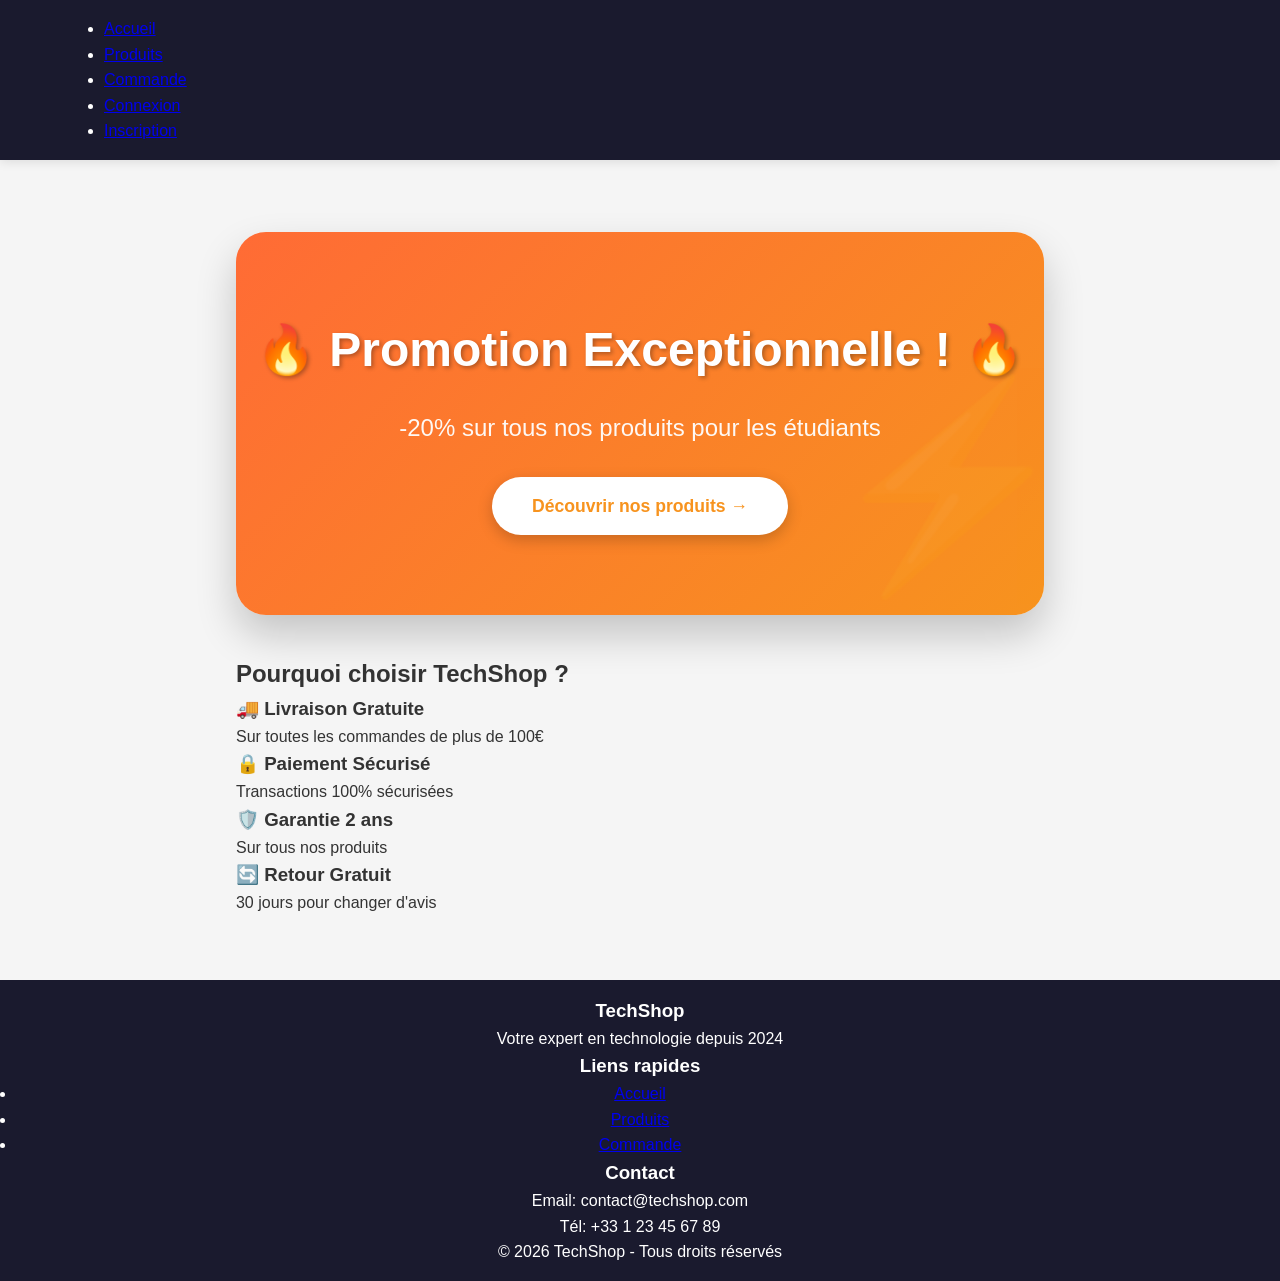
<file: Index.html>
<!DOCTYPE html>
<html lang="fr">
<head>
    <meta charset="UTF-8">
    <meta name="viewport" content="width=device-width, initial-scale=1.0">
    <title>TechShop - Accueil</title>
    <link rel="stylesheet" href="style/style.css">
</head>
<body>

<header>
    <nav>
        <ul>
            <li><a href="index.html">Accueil</a></li>
            <li><a href="content/produits.html">Produits</a></li>
            <li><a href="content/commande.html">Commande</a></li>
            <li><a href="content/connexion.html">Connexion</a></li>
            <li><a href="content/inscription.html">Inscription</a></li>
        </ul>
    </nav>
</header>

<main>
    <!-- BANNIÈRE PROMO -->
    <div class="promo">
        <h2>🔥 Promotion Exceptionnelle ! 🔥</h2>
        <p>-20% sur tous nos produits pour les étudiants</p>
        <a href="content/produits.html" class="btn-decouvrir">Découvrir nos produits →</a>
    </div>

    <section>
        <h2>Pourquoi choisir TechShop ?</h2>
        <div class="grille-avantages">
            <div class="carte-avantage">
                <h3>🚚 Livraison Gratuite</h3>
                <p>Sur toutes les commandes de plus de 100€</p>
            </div>
            <div class="carte-avantage">
                <h3>🔒 Paiement Sécurisé</h3>
                <p>Transactions 100% sécurisées</p>
            </div>
            <div class="carte-avantage">
                <h3>🛡️ Garantie 2 ans</h3>
                <p>Sur tous nos produits</p>
            </div>
            <div class="carte-avantage">
                <h3>🔄 Retour Gratuit</h3>
                <p>30 jours pour changer d'avis</p>
            </div>
        </div>
    </section>
</main>

<footer>
    <div class="footer-contenu">
        <div class="footer-section">
            <h3>TechShop</h3>
            <p>Votre expert en technologie depuis 2024</p>
        </div>
        <div class="footer-section">
            <h3>Liens rapides</h3>
            <ul>
                <li><a href="index.html">Accueil</a></li>
                <li><a href="content/produits.html">Produits</a></li>
                <li><a href="content/commande.html">Commande</a></li>
            </ul>
        </div>
        <div class="footer-section">
            <h3>Contact</h3>
            <p>Email: contact@techshop.com</p>
            <p>Tél: +33 1 23 45 67 89</p>
        </div>
    </div>
    <div class="footer-bottom">
        <p>© 2026 TechShop - Tous droits réservés</p>
    </div>
</footer>

</body>
</html>
</file>
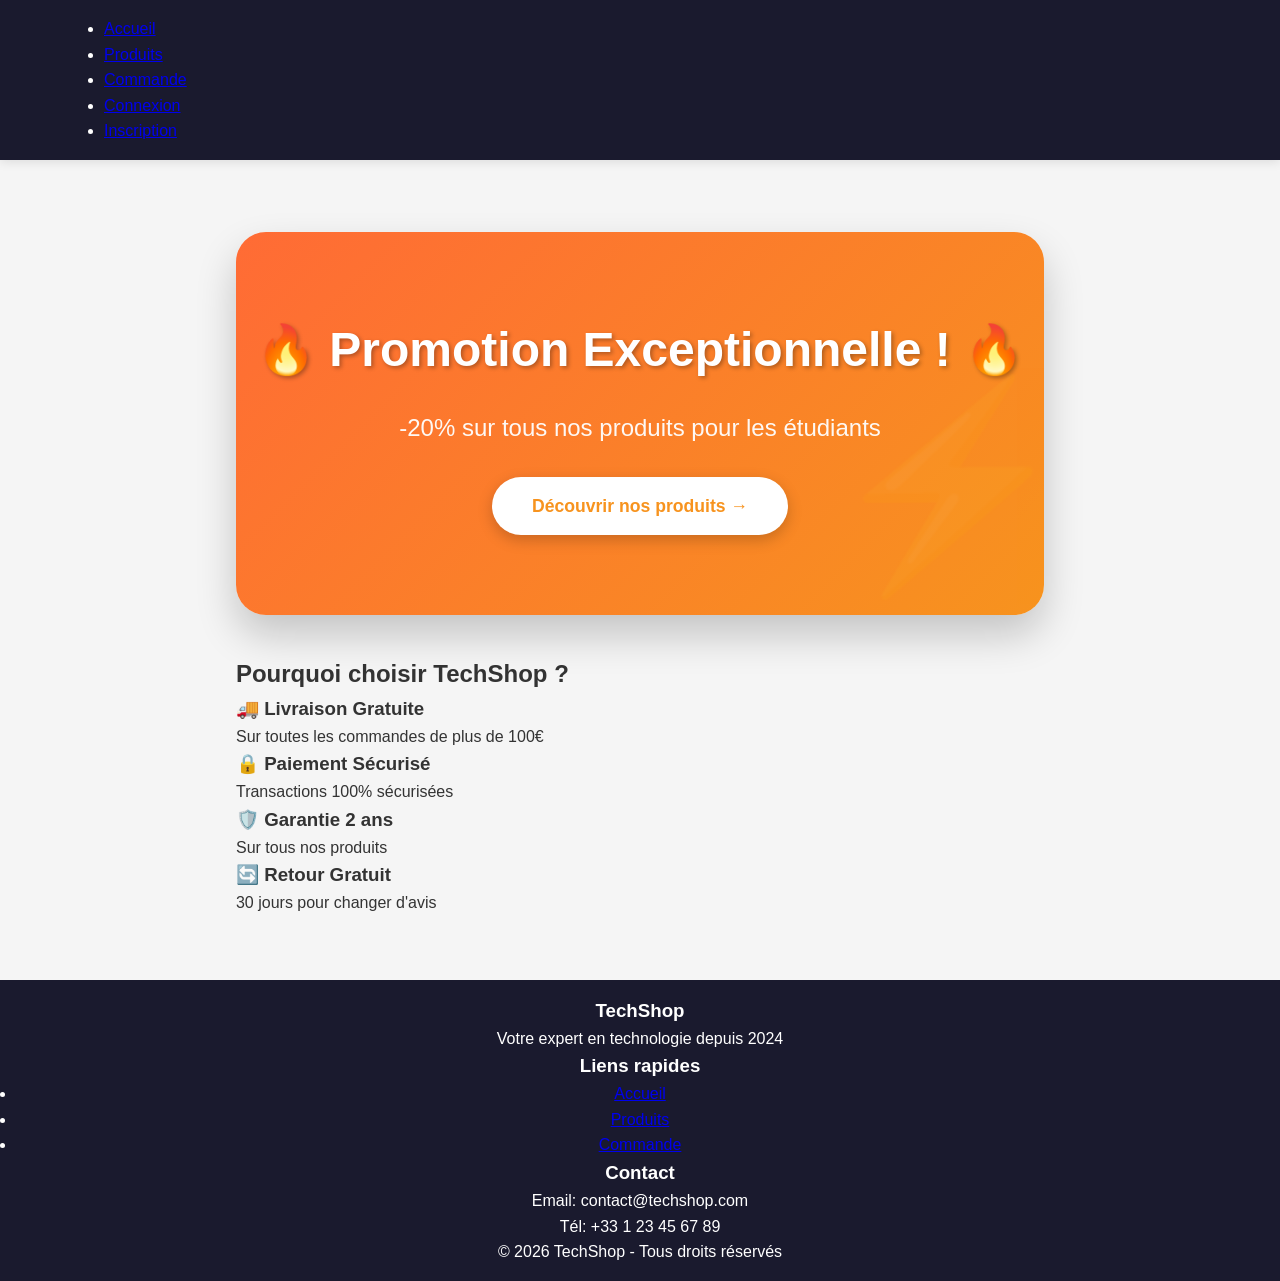
<file: index.html>
<!DOCTYPE html>
<html lang="fr">
<head>
    <meta charset="UTF-8">
    <meta name="viewport" content="width=device-width, initial-scale=1.0">
    <title>TechShop - Accueil</title>
    <link rel="stylesheet" href="style/style.css">
</head>
<body>

<header>
    <nav>
        <ul>
            <li><a href="index.html">Accueil</a></li>
            <li><a href="content/produits.html">Produits</a></li>
            <li><a href="content/commande.html">Commande</a></li>
            <li><a href="content/connexion.html">Connexion</a></li>
            <li><a href="content/inscription.html">Inscription</a></li>
        </ul>
    </nav>
</header>

<main>
    <!-- BANNIÈRE PROMO -->
    <div class="promo">
        <h2>🔥 Promotion Exceptionnelle ! 🔥</h2>
        <p>-20% sur tous nos produits pour les étudiants</p>
        <a href="content/produits.html" class="btn-decouvrir">Découvrir nos produits →</a>
    </div>

    <section>
        <h2>Pourquoi choisir TechShop ?</h2>
        <div class="grille-avantages">
            <div class="carte-avantage">
                <h3>🚚 Livraison Gratuite</h3>
                <p>Sur toutes les commandes de plus de 100€</p>
            </div>
            <div class="carte-avantage">
                <h3>🔒 Paiement Sécurisé</h3>
                <p>Transactions 100% sécurisées</p>
            </div>
            <div class="carte-avantage">
                <h3>🛡️ Garantie 2 ans</h3>
                <p>Sur tous nos produits</p>
            </div>
            <div class="carte-avantage">
                <h3>🔄 Retour Gratuit</h3>
                <p>30 jours pour changer d'avis</p>
            </div>
        </div>
    </section>
</main>

<footer>
    <div class="footer-contenu">
        <div class="footer-section">
            <h3>TechShop</h3>
            <p>Votre expert en technologie depuis 2024</p>
        </div>
        <div class="footer-section">
            <h3>Liens rapides</h3>
            <ul>
                <li><a href="index.html">Accueil</a></li>
                <li><a href="content/produits.html">Produits</a></li>
                <li><a href="content/commande.html">Commande</a></li>
            </ul>
        </div>
        <div class="footer-section">
            <h3>Contact</h3>
            <p>Email: contact@techshop.com</p>
            <p>Tél: +33 1 23 45 67 89</p>
        </div>
    </div>
    <div class="footer-bottom">
        <p>© 2026 TechShop - Tous droits réservés</p>
    </div>
</footer>

</body>
</html>
</file>
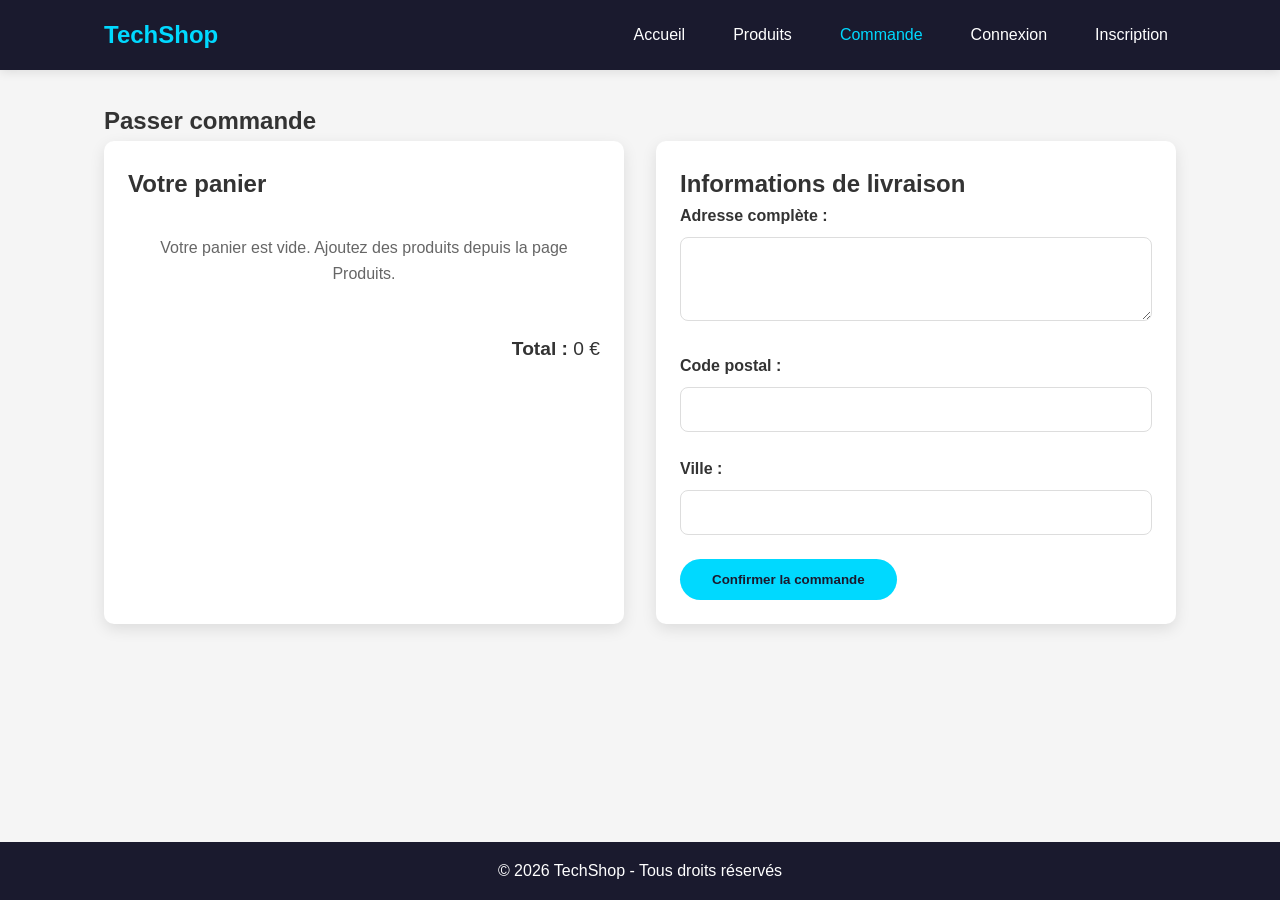
<file: content/commande.html>
<!DOCTYPE html>
<html lang="fr">
<head>
    <meta charset="UTF-8">
    <meta name="viewport" content="width=device-width, initial-scale=1.0">
    <title>TechShop - Commande</title>
    <link rel="stylesheet" href="../style/style.css">
</head>
<body>
    <header>
        <nav>
            <div class="logo">TechShop</div>
            <ul class="nav-links">
                <li><a href="../index.html">Accueil</a></li>
                <li><a href="produits.html">Produits</a></li>
                <li><a href="commande.html" class="active">Commande</a></li>
                <li><a href="connexion.html">Connexion</a></li>
                <li><a href="inscription.html">Inscription</a></li>
            </ul>
            <div class="burger">☰</div>
        </nav>
    </header>

    <main>
        <section class="order-section">
            <h1>Passer commande</h1>
            
            <div class="order-container">
                <div class="cart-section">
                    <h2>Votre panier</h2>
                    <div id="cartItems">
                        <p class="empty-cart">Votre panier est vide. Ajoutez des produits depuis la page Produits.</p>
                    </div>
                    <div class="cart-total">
                        <strong>Total : </strong><span id="cartTotal">0 €</span>
                    </div>
                </div>

                <div class="delivery-section">
                    <h2>Informations de livraison</h2>
                    <form id="orderForm">
                        <div class="form-group">
                            <label for="adresse">Adresse complète :</label>
                            <textarea id="adresse" name="adresse" rows="3" required></textarea>
                            <small class="error-message" id="adresseError"></small>
                        </div>

                        <div class="form-group">
                            <label for="codePostal">Code postal :</label>
                            <input type="text" id="codePostal" name="codePostal" required>
                            <small class="error-message" id="codePostalError"></small>
                        </div>

                        <div class="form-group">
                            <label for="ville">Ville :</label>
                            <input type="text" id="ville" name="ville" required>
                            <small class="error-message" id="villeError"></small>
                        </div>

                        <button type="submit" class="btn" id="validateOrderBtn">Confirmer la commande</button>
                    </form>
                </div>
            </div>
        </section>
    </main>

    <footer>
        <p>&copy; 2026 TechShop - Tous droits réservés</p>
    </footer>

    <script src="../javascript/script.js"></script>
</body>
</html>
</file>
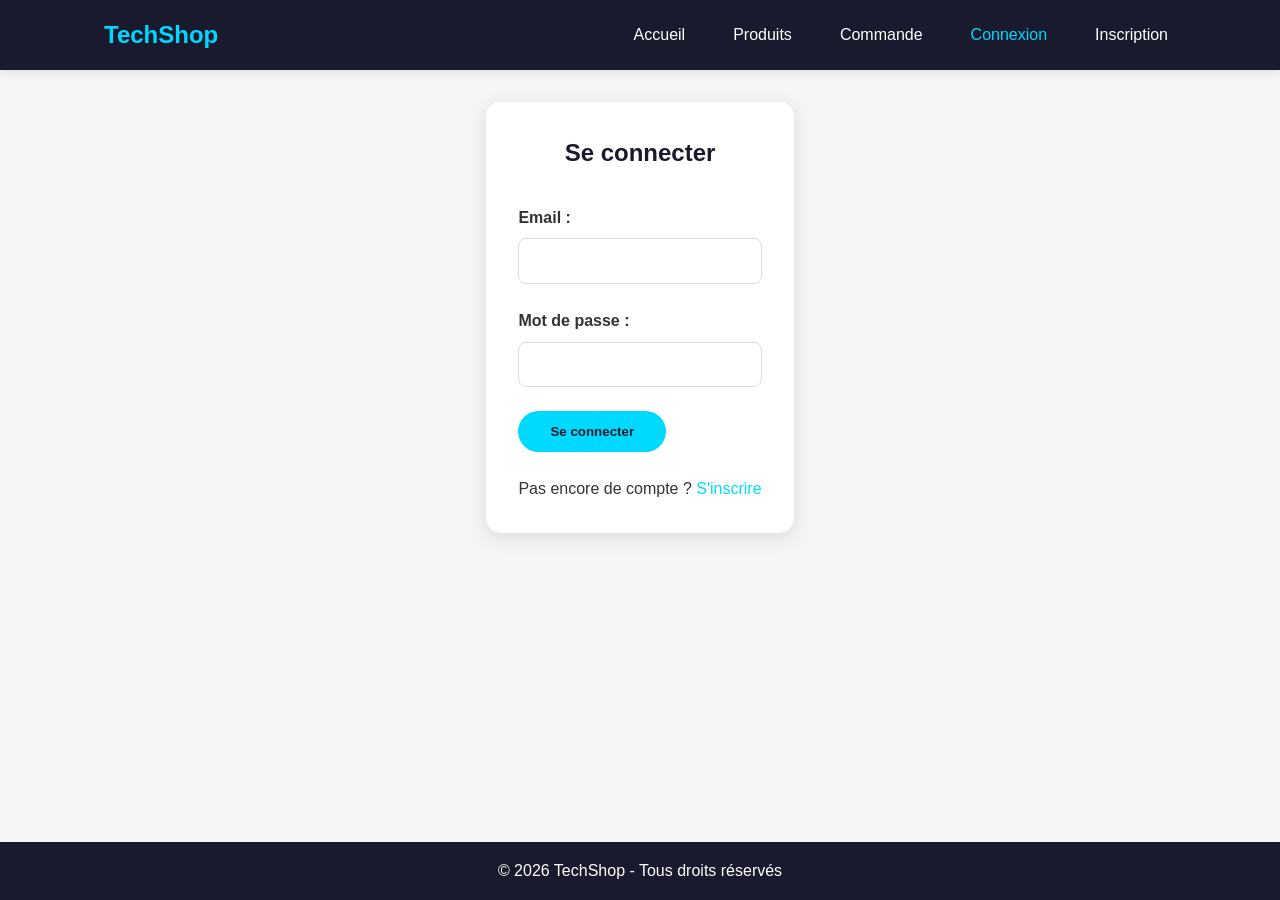
<file: content/connexion.html>
<!DOCTYPE html>
<html lang="fr">
<head>
    <meta charset="UTF-8">
    <meta name="viewport" content="width=device-width, initial-scale=1.0">
    <title>TechShop - Connexion</title>
    <link rel="stylesheet" href="../style/style.css">
</head>
<body>
    <header>
        <nav>
            <div class="logo">TechShop</div>
            <ul class="nav-links">
                <li><a href="../index.html">Accueil</a></li>
                <li><a href="produits.html">Produits</a></li>
                <li><a href="commande.html">Commande</a></li>
                <li><a href="connexion.html" class="active">Connexion</a></li>
                <li><a href="inscription.html">Inscription</a></li>
            </ul>
            <div class="burger">☰</div>
        </nav>
    </header>

    <main>
        <section class="form-section">
            <h1>Se connecter</h1>
            <form id="connexionForm">
                <div class="form-group">
                    <label for="loginEmail">Email :</label>
                    <input type="email" id="loginEmail" name="loginEmail" required>
                    <small class="error-message" id="loginEmailError"></small>
                </div>

                <div class="form-group">
                    <label for="loginPassword">Mot de passe :</label>
                    <input type="password" id="loginPassword" name="loginPassword" required>
                    <small class="error-message" id="loginPasswordError"></small>
                </div>

                <button type="submit" class="btn">Se connecter</button>
                <p class="form-link">Pas encore de compte ? <a href="inscription.html">S'inscrire</a></p>
            </form>
            <div id="connexionMessage"></div>
        </section>
    </main>

    <footer>
        <p>&copy; 2026 TechShop - Tous droits réservés</p>
    </footer>

    <script src="../javascript/script.js"></script>
</body>
</html>
</file>
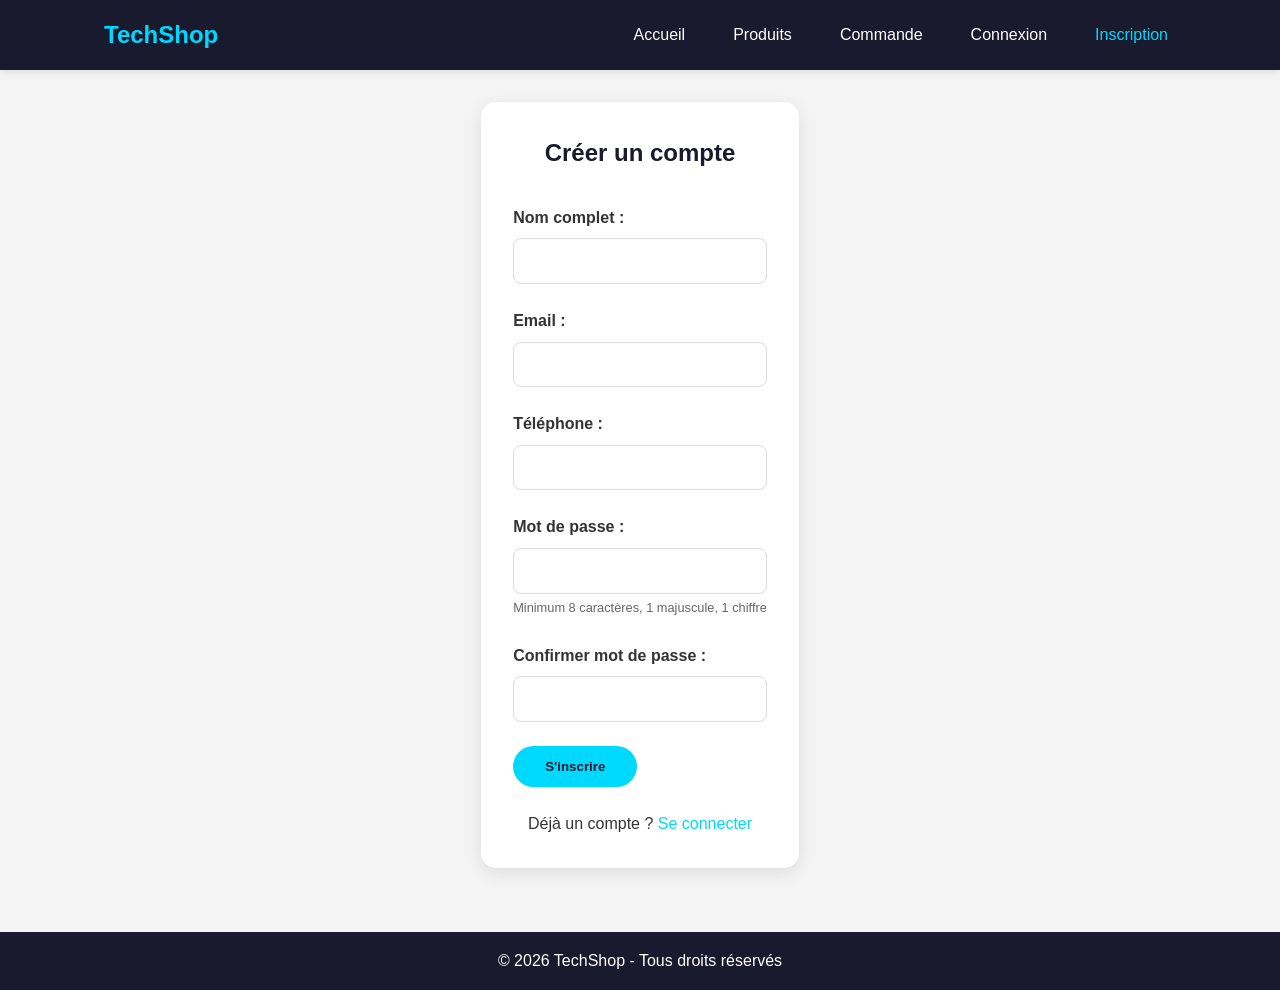
<file: content/inscription.html>
<!DOCTYPE html>
<html lang="fr">
<head>
    <meta charset="UTF-8">
    <meta name="viewport" content="width=device-width, initial-scale=1.0">
    <title>TechShop - Inscription</title>
    <link rel="stylesheet" href="../style/style.css">
</head>
<body>
    <header>
        <nav>
            <div class="logo">TechShop</div>
            <ul class="nav-links">
                <li><a href="../index.html">Accueil</a></li>
                <li><a href="produits.html">Produits</a></li>
                <li><a href="commande.html">Commande</a></li>
                <li><a href="connexion.html">Connexion</a></li>
                <li><a href="inscription.html" class="active">Inscription</a></li>
            </ul>
            <div class="burger">☰</div>
        </nav>
    </header>

    <main>
        <section class="form-section">
            <h1>Créer un compte</h1>
            <form id="inscriptionForm">
                <div class="form-group">
                    <label for="nom">Nom complet :</label>
                    <input type="text" id="nom" name="nom" required>
                    <small class="error-message" id="nomError"></small>
                </div>

                <div class="form-group">
                    <label for="email">Email :</label>
                    <input type="email" id="email" name="email" required>
                    <small class="error-message" id="emailError"></small>
                </div>

                <div class="form-group">
                    <label for="telephone">Téléphone :</label>
                    <input type="tel" id="telephone" name="telephone" required>
                    <small class="error-message" id="telError"></small>
                </div>

                <div class="form-group">
                    <label for="password">Mot de passe :</label>
                    <input type="password" id="password" name="password" required>
                    <small class="error-message" id="passwordError"></small>
                    <small class="info">Minimum 8 caractères, 1 majuscule, 1 chiffre</small>
                </div>

                <div class="form-group">
                    <label for="confirmPassword">Confirmer mot de passe :</label>
                    <input type="password" id="confirmPassword" name="confirmPassword" required>
                    <small class="error-message" id="confirmError"></small>
                </div>

                <button type="submit" class="btn">S'inscrire</button>
                <p class="form-link">Déjà un compte ? <a href="connexion.html">Se connecter</a></p>
            </form>
        </section>
    </main>

    <footer>
        <p>&copy; 2026 TechShop - Tous droits réservés</p>
    </footer>

    <script src="../javascript/script.js"></script>
</body>
</html>
</file>
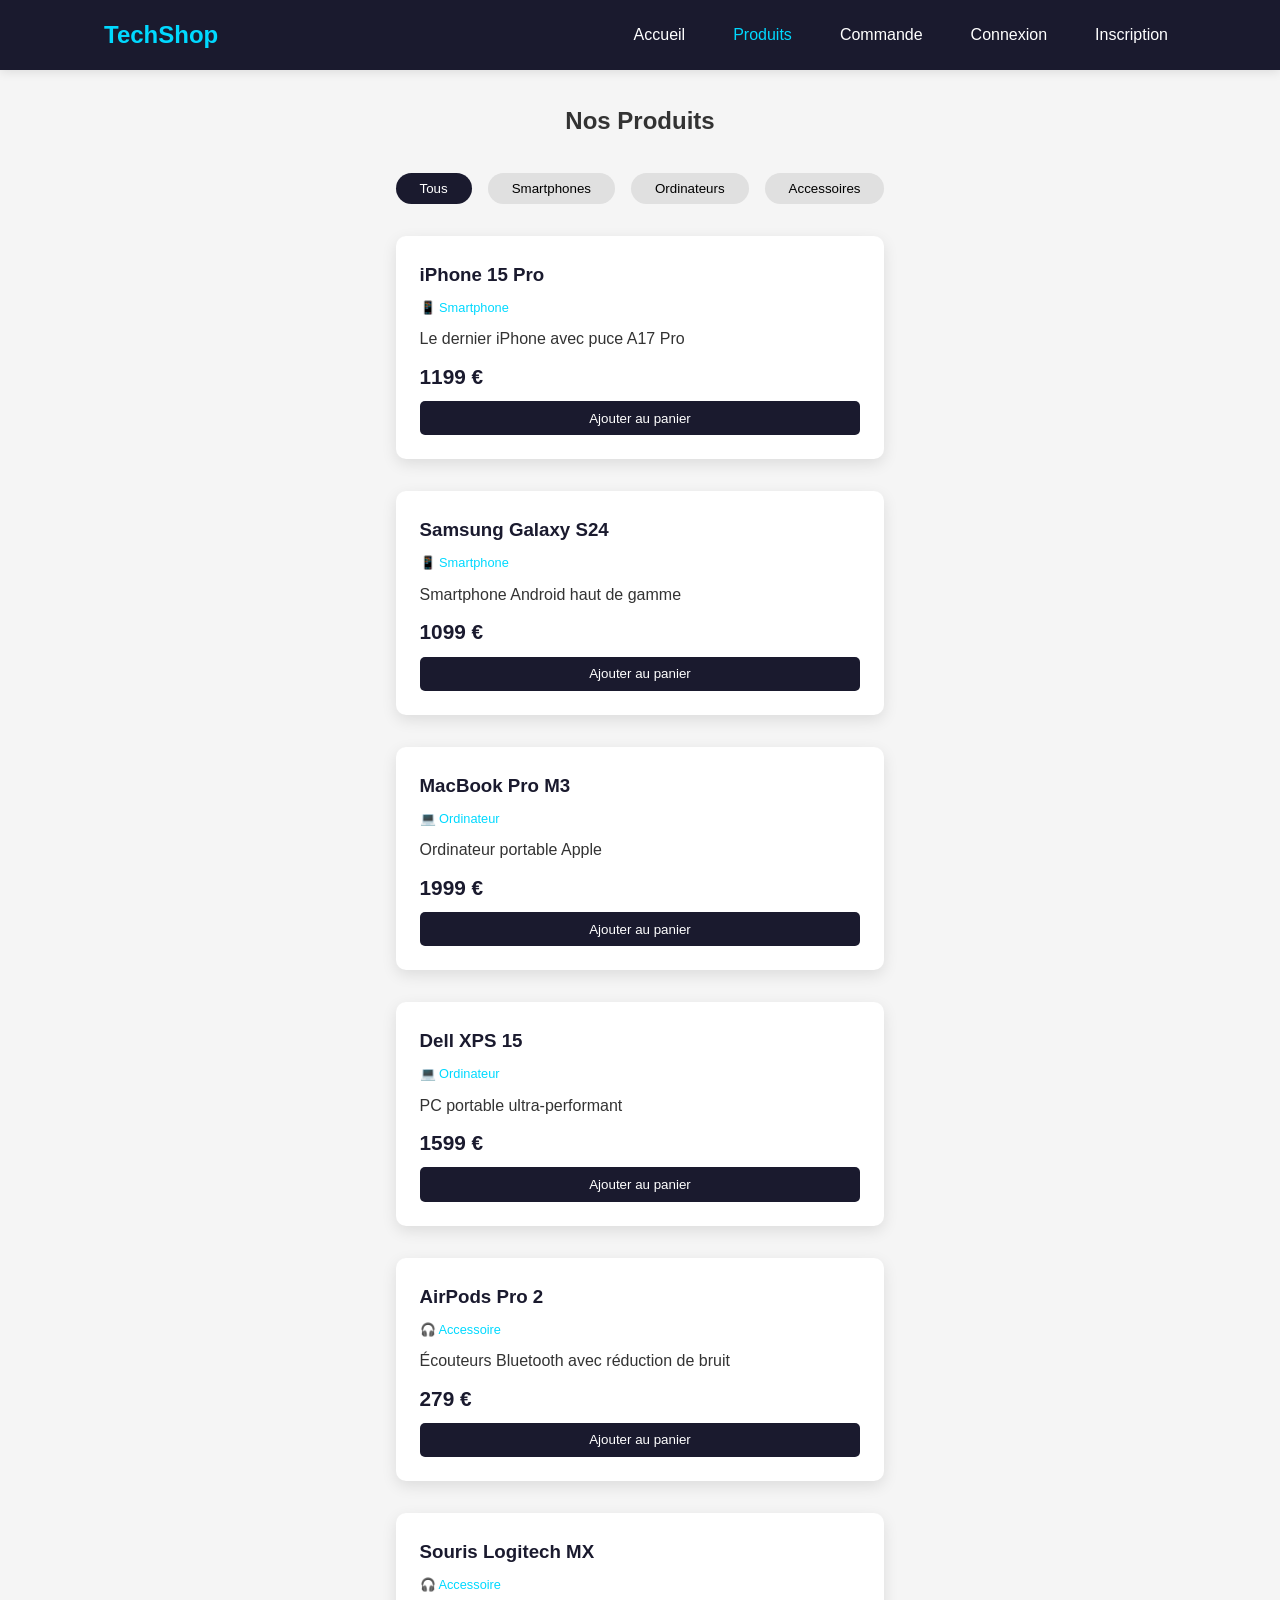
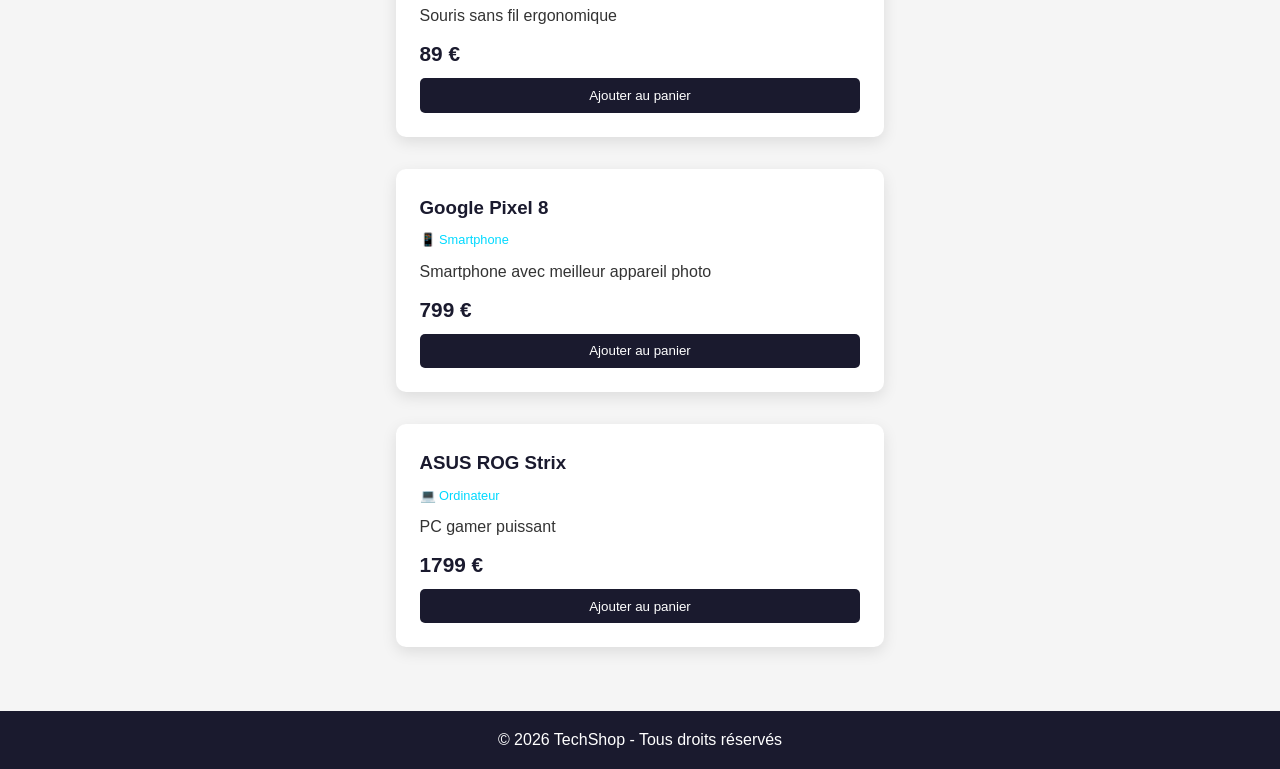
<file: content/produits.html>
<!DOCTYPE html>
<html lang="fr">
<head>
    <meta charset="UTF-8">
    <meta name="viewport" content="width=device-width, initial-scale=1.0">
    <title>TechShop - Produits</title>
    <link rel="stylesheet" href="../style/style.css">
</head>
<body>
    <header>
        <nav>
            <div class="logo">TechShop</div>
            <ul class="nav-links">
                <li><a href="../index.html">Accueil</a></li>
                <li><a href="produits.html" class="active">Produits</a></li>
                <li><a href="commande.html">Commande</a></li>
                <li><a href="connexion.html">Connexion</a></li>
                <li><a href="inscription.html">Inscription</a></li>
            </ul>
            <div class="burger">☰</div>
        </nav>
    </header>

    <main>
        <section class="products-section">
            <h1>Nos Produits</h1>
            
            <div class="filter-bar">
                <button class="filter-btn active" data-category="all">Tous</button>
                <button class="filter-btn" data-category="smartphone">Smartphones</button>
                <button class="filter-btn" data-category="ordinateur">Ordinateurs</button>
                <button class="filter-btn" data-category="accessoire">Accessoires</button>
            </div>

            <div class="products-grid" id="productsGrid">
                <!-- Produits chargés dynamiquement via JavaScript -->
            </div>
        </section>
    </main>

    <footer>
        <p>&copy; 2026 TechShop - Tous droits réservés</p>
    </footer>

    <script src="../javascript/script.js"></script>
</body>
</html>
</file>
<file: style/style.css>
/* Reset et base */
* {
    margin: 0;
    padding: 0;
    box-sizing: border-box;
}

body {
    font-family: 'Segoe UI', Tahoma, Geneva, Verdana, sans-serif;
    line-height: 1.6;
    color: #333;
    background-color: #f5f5f5;
    min-height: 100vh;
    display: flex;
    flex-direction: column;
}

/* Navigation */
header {
    background-color: #1a1a2e;
    color: white;
    position: sticky;
    top: 0;
    z-index: 1000;
    box-shadow: 0 2px 10px rgba(0,0,0,0.1);
}

nav {
    display: flex;
    justify-content: space-between;
    align-items: center;
    padding: 1rem 5%;
    max-width: 1200px;
    margin: 0 auto;
}

.logo {
    font-size: 1.5rem;
    font-weight: bold;
    color: #00d9ff;
}

.nav-links {
    display: flex;
    list-style: none;
    gap: 2rem;
}

.nav-links a {
    color: white;
    text-decoration: none;
    transition: color 0.3s;
    padding: 0.5rem;
}

.nav-links a:hover,
.nav-links a.active {
    color: #00d9ff;
}

.burger {
    display: none;
    font-size: 1.8rem;
    cursor: pointer;
}

/* Main */
main {
    flex: 1;
    max-width: 1200px;
    margin: 0 auto;
    padding: 2rem 5%;
}

/* Hero section - Version améliorée */
.promo {
    background: linear-gradient(135deg, #ff6b35, #f7931e);
    color: white;
    text-align: center;
    padding: 80px 20px;
    margin: 40px 0;
    border-radius: 30px;
    box-shadow: 0 20px 40px rgba(0,0,0,0.2);
    animation: fadeInUp 0.8s ease-out;
    position: relative;
    overflow: hidden;
}

.promo::before {
    content: "⚡";
    font-size: 200px;
    position: absolute;
    bottom: -30px;
    right: -30px;
    opacity: 0.1;
    pointer-events: none;
}

.promo h2 {
    font-size: 3rem;
    margin-bottom: 20px;
    text-shadow: 2px 2px 4px rgba(0,0,0,0.3);
    animation: pulse 2s infinite;
}

.promo p {
    font-size: 1.5rem;
    margin-bottom: 30px;
    opacity: 0.95;
}

.btn-decouvrir {
    display: inline-block;
    background: white;
    color: #f7931e;
    padding: 15px 40px;
    border-radius: 50px;
    text-decoration: none;
    font-weight: bold;
    font-size: 1.1rem;
    transition: all 0.3s ease;
    box-shadow: 0 5px 15px rgba(0,0,0,0.2);
}

.btn-decouvrir:hover {
    background: #333;
    color: white;
    transform: translateY(-3px);
    box-shadow: 0 8px 25px rgba(0,0,0,0.3);
}

.hero h1 {
    font-size: 2.5rem;
    margin-bottom: 1rem;
}

.hero p {
    font-size: 1.2rem;
    margin-bottom: 2rem;
}

.btn {
    display: inline-block;
    background-color: #00d9ff;
    color: #1a1a2e;
    padding: 0.8rem 2rem;
    border: none;
    border-radius: 30px;
    text-decoration: none;
    font-weight: bold;
    cursor: pointer;
    transition: transform 0.3s, background-color 0.3s;
}

.btn:hover {
    background-color: #00b8d4;
    transform: translateY(-2px);
}

/* Features améliorées */
.features {
    text-align: center;
    padding: 50px 0;
}

.features h2 {
    font-size: 2.5rem;
    color: #f7931e;
    margin-bottom: 50px;
    position: relative;
    display: inline-block;
}

.features h2::after {
    content: '';
    position: absolute;
    bottom: -10px;
    left: 50%;
    transform: translateX(-50%);
    width: 60px;
    height: 3px;
    background: linear-gradient(90deg, #ff6b35, #f7931e);
}

.features-grid {
    display: grid;
    grid-template-columns: repeat(auto-fit, minmax(250px, 1fr));
    gap: 30px;
}

.feature-card {
    background: white;
    padding: 40px 20px;
    border-radius: 20px;
    box-shadow: 0 10px 30px rgba(0,0,0,0.1);
    transition: all 0.3s ease;
    cursor: pointer;
}

.feature-card:hover {
    transform: translateY(-10px);
    box-shadow: 0 20px 40px rgba(0,0,0,0.15);
    background: linear-gradient(135deg, #fff, #fff8f0);
}

.feature-card h3 {
    font-size: 1.8rem;
    color: #f7931e;
    margin-bottom: 15px;
}

.feature-card p {
    color: #666;
    font-size: 1rem;
}

/* Formulaires */
.form-section {
    max-width: 500px;
    margin: 0 auto;
    background: white;
    padding: 2rem;
    border-radius: 15px;
    box-shadow: 0 5px 20px rgba(0,0,0,0.1);
}

.form-section h1 {
    text-align: center;
    margin-bottom: 2rem;
    color: #1a1a2e;
}

.form-group {
    margin-bottom: 1.5rem;
}

.form-group label {
    display: block;
    margin-bottom: 0.5rem;
    font-weight: bold;
}

.form-group input,
.form-group textarea {
    width: 100%;
    padding: 0.8rem;
    border: 1px solid #ddd;
    border-radius: 8px;
    font-size: 1rem;
}

.form-group input:focus,
.form-group textarea:focus {
    outline: none;
    border-color: #00d9ff;
}

.error-message {
    color: #e74c3c;
    font-size: 0.8rem;
    display: block;
    margin-top: 0.3rem;
}

.info {
    color: #666;
    font-size: 0.8rem;
    display: block;
    margin-top: 0.3rem;
}

.form-link {
    text-align: center;
    margin-top: 1.5rem;
}

.form-link a {
    color: #00d9ff;
    text-decoration: none;
}

/* Produits */
.products-section h1 {
    text-align: center;
    margin-bottom: 2rem;
}

.filter-bar {
    display: flex;
    justify-content: center;
    gap: 1rem;
    margin-bottom: 2rem;
    flex-wrap: wrap;
}

.filter-btn {
    padding: 0.5rem 1.5rem;
    border: none;
    background-color: #e0e0e0;
    border-radius: 25px;
    cursor: pointer;
    transition: all 0.3s;
}

.filter-btn.active,
.filter-btn:hover {
    background-color: #1a1a2e;
    color: white;
}

.products-grid {
    display: grid;
    grid-template-columns: repeat(auto-fill, minmax(280px, 1fr));
    gap: 2rem;
}

.product-card {
    background: white;
    border-radius: 10px;
    overflow: hidden;
    box-shadow: 0 5px 15px rgba(0,0,0,0.1);
    transition: transform 0.3s;
}

.product-card:hover {
    transform: translateY(-5px);
}

.product-info {
    padding: 1.5rem;
}

.product-info h3 {
    margin-bottom: 0.5rem;
    color: #1a1a2e;
}

.product-category {
    color: #00d9ff;
    font-size: 0.8rem;
    margin-bottom: 0.5rem;
}

.product-price {
    font-size: 1.3rem;
    font-weight: bold;
    color: #1a1a2e;
    margin: 0.5rem 0;
}

.add-to-cart {
    width: 100%;
    padding: 0.6rem;
    background-color: #1a1a2e;
    color: white;
    border: none;
    border-radius: 5px;
    cursor: pointer;
    transition: background-color 0.3s;
}

.add-to-cart:hover {
    background-color: #00d9ff;
    color: #1a1a2e;
}

/* Commande */
.order-container {
    display: grid;
    grid-template-columns: 1fr 1fr;
    gap: 2rem;
}

.cart-section,
.delivery-section {
    background: white;
    padding: 1.5rem;
    border-radius: 10px;
    box-shadow: 0 5px 15px rgba(0,0,0,0.1);
}

.cart-item {
    display: flex;
    justify-content: space-between;
    padding: 0.8rem 0;
    border-bottom: 1px solid #eee;
}

.cart-total {
    text-align: right;
    padding-top: 1rem;
    font-size: 1.2rem;
}

.empty-cart {
    text-align: center;
    color: #666;
    padding: 2rem;
}

.success-message {
    background-color: #2ecc71;
    color: white;
    padding: 1rem;
    border-radius: 8px;
    margin-top: 1rem;
    text-align: center;
}

.error-message-global {
    background-color: #e74c3c;
    color: white;
    padding: 1rem;
    border-radius: 8px;
    margin-top: 1rem;
    text-align: center;
}

/* Footer */
footer {
    background-color: #1a1a2e;
    color: white;
    text-align: center;
    padding: 1rem;
    margin-top: 2rem;
}

/* Responsive */
@media (max-width: 768px) {
    .nav-links {
        display: none;
        flex-direction: column;
        width: 100%;
        background-color: #1a1a2e;
        position: absolute;
        top: 60px;
        left: 0;
        padding: 1rem;
    }
    
    .nav-links.active {
        display: flex;
    }
    
    .burger {
        display: block;
    }
    
    .order-container {
        grid-template-columns: 1fr;
    }
    
    .hero h1 {
        font-size: 1.8rem;
    }
}/* ==================== */
/* ANIMATIONS */
/* ==================== */

@keyframes fadeInUp {
    from {
        opacity: 0;
        transform: translateY(30px);
    }
    to {
        opacity: 1;
        transform: translateY(0);
    }
}

@keyframes pulse {
    0%, 100% {
        transform: scale(1);
    }
    50% {
        transform: scale(1.05);
    }
}
</file>
